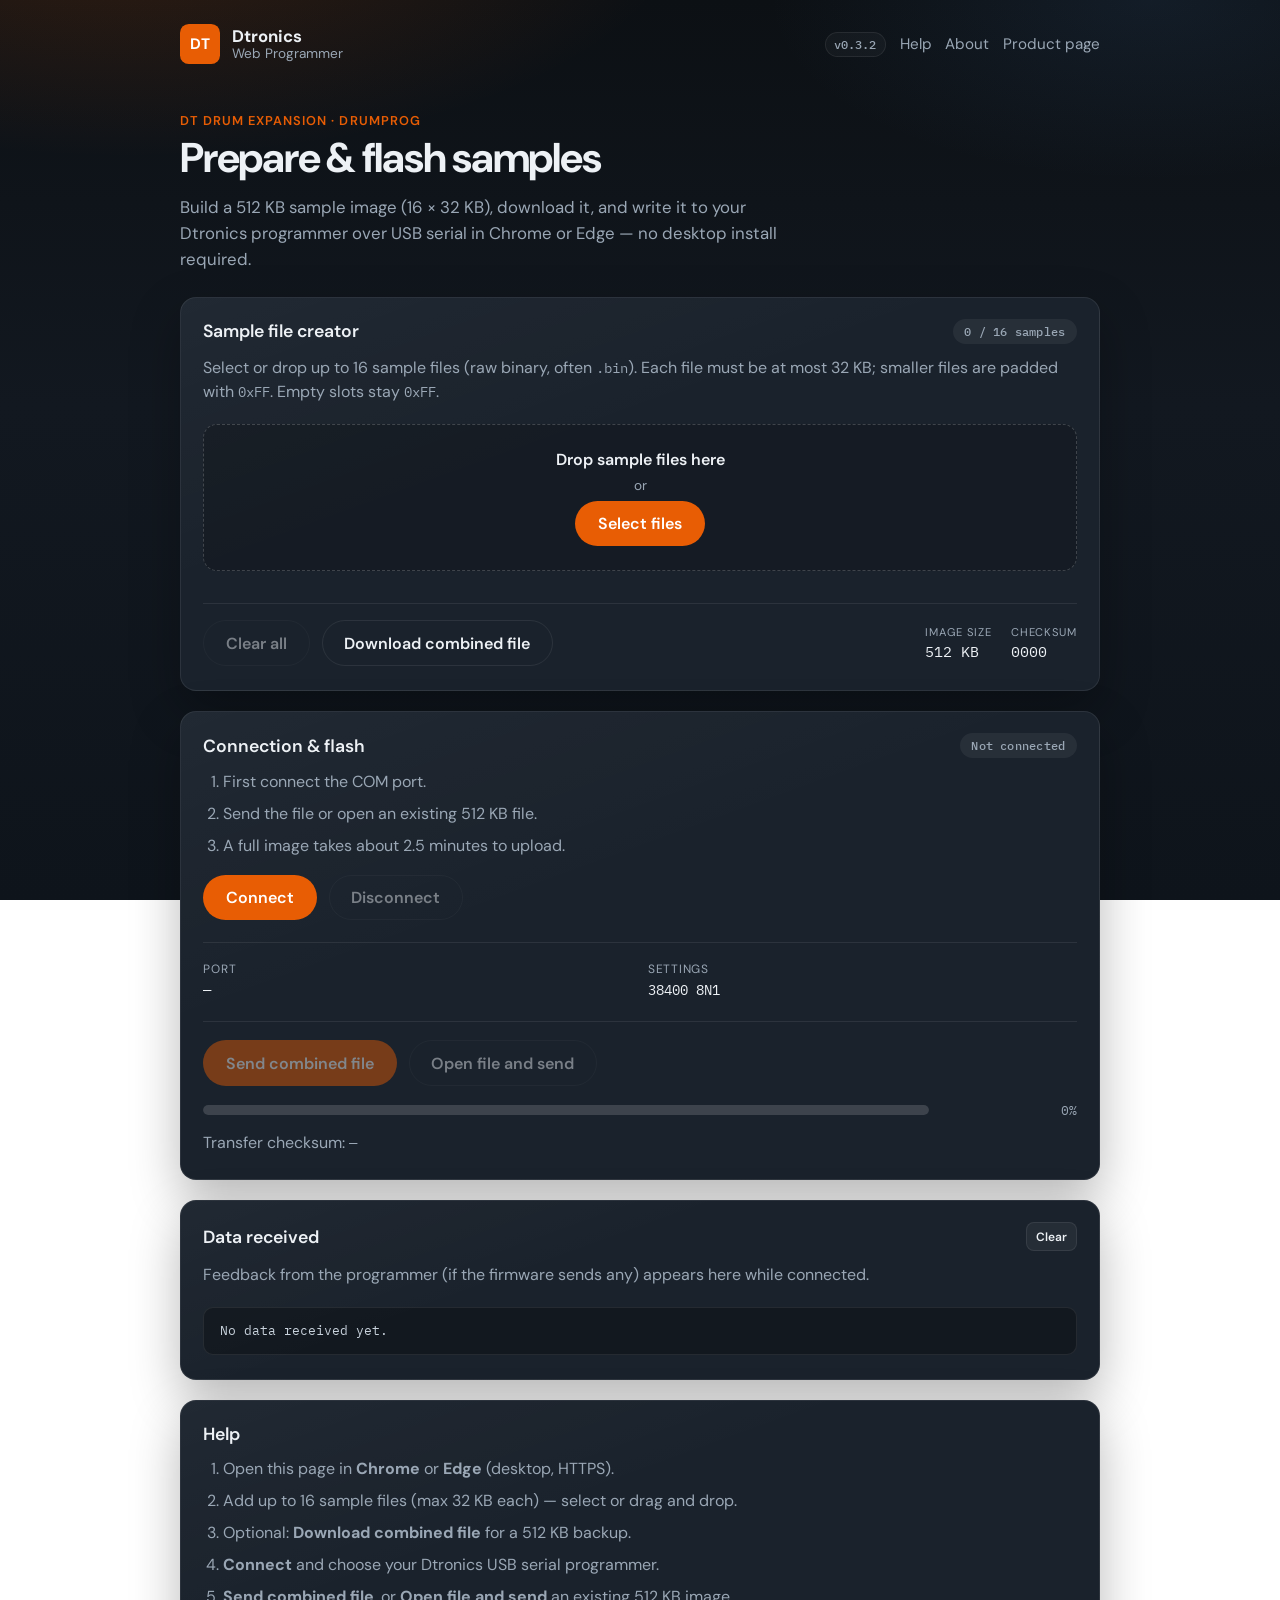
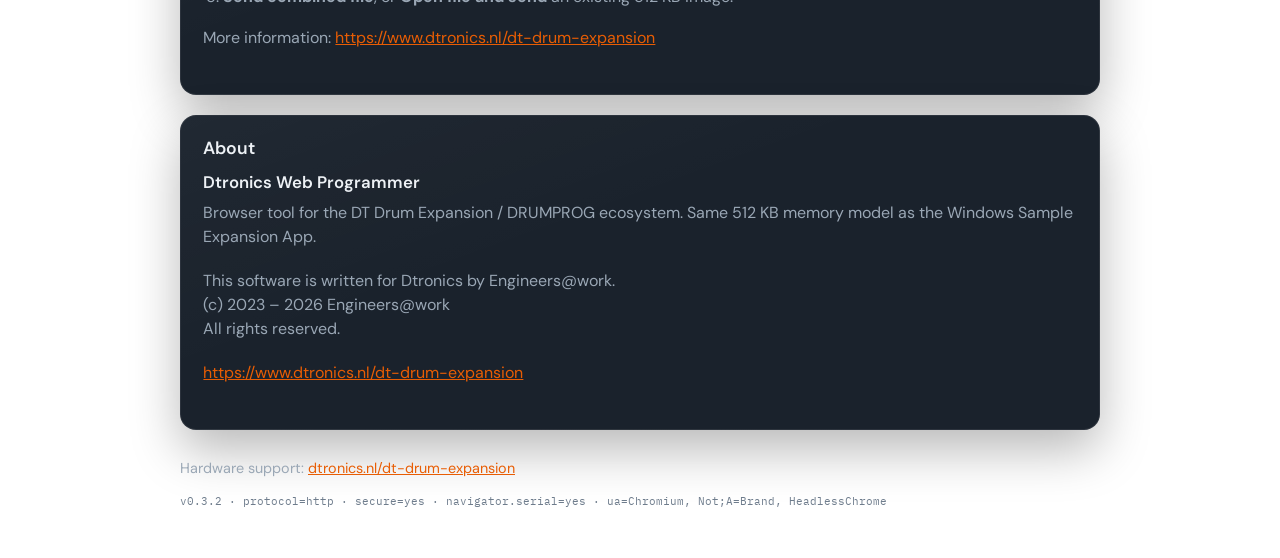
<file: index.html>
<!DOCTYPE html>
<html lang="en">
  <head>
    <meta charset="UTF-8" />
    <meta name="viewport" content="width=device-width, initial-scale=1" />
    <meta
      name="description"
      content="Dtronics Web Programmer — prepare and flash DT Drum Expansion / DRUMPROG sample images in the browser."
    />
    <title>Dtronics Web Programmer</title>
    <link rel="icon" href="favicon.ico" type="image/x-icon" />
    <link rel="preconnect" href="https://fonts.googleapis.com" />
    <link rel="preconnect" href="https://fonts.gstatic.com" crossorigin />
    <link
      href="https://fonts.googleapis.com/css2?family=DM+Sans:ital,opsz,wght@0,9..40,400;0,9..40,500;0,9..40,600;0,9..40,700;1,9..40,400&family=IBM+Plex+Mono:wght@400;500&display=swap"
      rel="stylesheet"
    />
    <link rel="stylesheet" href="styles.css?v=0.3.2" />
  </head>
  <body>
    <div class="page">
      <header class="top">
        <a class="brand" href="https://www.dtronics.nl/dt-drum-expansion" target="_blank" rel="noopener noreferrer">
          <span class="brand-mark" aria-hidden="true">DT</span>
          <span class="brand-text">
            <span class="brand-name">Dtronics</span>
            <span class="brand-product">Web Programmer</span>
          </span>
        </a>
        <div class="top-right">
          <span id="app-version" class="version-badge" title="Build version">v0.3.2</span>
          <a class="top-link" href="#help">Help</a>
          <a class="top-link" href="#about">About</a>
          <a class="top-link" href="https://www.dtronics.nl/dt-drum-expansion" target="_blank" rel="noopener noreferrer">
            Product page
          </a>
        </div>
      </header>

      <main class="hero">
        <p class="eyebrow">DT Drum Expansion · DRUMPROG</p>
        <h1>Prepare &amp; flash samples</h1>
        <p class="lede">
          Build a 512&nbsp;KB sample image (16 × 32&nbsp;KB), download it, and write it to your Dtronics
          programmer over USB serial in Chrome or Edge — no desktop install required.
        </p>

        <div id="unsupported" class="banner banner-warn" hidden>
          <strong id="unsupported-title">Web Serial is not available.</strong>
          <span id="unsupported-detail">
            Please open this page in
            <strong>Google Chrome</strong> or <strong>Microsoft Edge</strong>
            on a desktop computer via the HTTPS site (not a local file).
          </span>
        </div>

        <div id="iframe-warning" class="banner banner-warn" hidden>
          <strong>This tool must run in its own browser tab.</strong>
          <span>
            Serial / USB access cannot work inside an embedded frame. Open the programmer from the
            Dtronics site using “Start Web Programmer”.
          </span>
        </div>

        <div id="sample-alert" class="banner banner-warn" hidden role="alert">
          <strong id="sample-alert-title">Notice</strong>
          <span id="sample-alert-detail"></span>
        </div>

        <section class="panel" aria-labelledby="samples-heading">
          <div class="panel-head">
            <h2 id="samples-heading">Sample file creator</h2>
            <p class="status status-idle" id="sample-count" role="status">0 / 16 samples</p>
          </div>

          <p class="panel-copy">
            Select or drop up to 16 sample files (raw binary, often <code>.bin</code>). Each file must be at most
            32&nbsp;KB; smaller files are padded with <code>0xFF</code>. Empty slots stay <code>0xFF</code>.
          </p>

          <div
            id="dropzone"
            class="dropzone"
            tabindex="0"
            role="button"
            aria-label="Drop sample files here or choose files"
          >
            <p class="dropzone-title">Drop sample files here</p>
            <p class="dropzone-hint">or</p>
            <label class="btn btn-primary btn-file">
              Select files
              <input id="file-input" type="file" multiple hidden />
            </label>
          </div>

          <ul id="sample-list" class="sample-list" aria-live="polite"></ul>

          <div class="sample-toolbar">
            <div class="actions">
              <button id="btn-clear-samples" type="button" class="btn btn-ghost" disabled>Clear all</button>
              <button id="btn-download" type="button" class="btn btn-ghost">Download combined file</button>
            </div>
            <dl class="checksum-meta">
              <div>
                <dt>Image size</dt>
                <dd>512 KB</dd>
              </div>
              <div>
                <dt>Checksum</dt>
                <dd id="checksum-value">0000</dd>
              </div>
            </dl>
          </div>
        </section>

        <section class="panel" aria-labelledby="connection-heading">
          <div class="panel-head">
            <h2 id="connection-heading">Connection &amp; flash</h2>
            <p id="status" class="status status-idle" role="status">Not connected</p>
          </div>

          <ol class="help-steps">
            <li>First connect the COM port.</li>
            <li>Send the file or open an existing 512&nbsp;KB file.</li>
            <li>A full image takes about 2.5 minutes to upload.</li>
          </ol>

          <div class="actions">
            <button id="btn-connect" type="button" class="btn btn-primary">Connect</button>
            <button id="btn-disconnect" type="button" class="btn btn-ghost" disabled>Disconnect</button>
          </div>

          <dl class="device-meta" id="device-meta" hidden>
            <div>
              <dt>Port</dt>
              <dd id="device-name">—</dd>
            </div>
            <div>
              <dt>Settings</dt>
              <dd id="device-ids">38400 8N1</dd>
            </div>
          </dl>

          <div class="flash-block">
            <div class="actions">
              <button id="btn-flash-combined" type="button" class="btn btn-primary" disabled>
                Send combined file
              </button>
              <label class="btn btn-ghost btn-file" id="label-flash-file">
                Open file and send
                <input id="file-flash" type="file" accept=".bin,application/octet-stream" hidden />
              </label>
            </div>
            <div class="progress-row">
              <progress id="flash-progress" max="100" value="0"></progress>
              <span id="flash-progress-label" class="progress-label">0%</span>
            </div>
            <p class="panel-copy flash-checksum">
              Transfer checksum: <code id="flash-checksum">—</code>
            </p>
          </div>
        </section>

        <section class="panel" aria-labelledby="received-heading">
          <div class="panel-head">
            <h2 id="received-heading">Data received</h2>
            <button id="btn-clear-received" type="button" class="btn btn-tiny">Clear</button>
          </div>
          <p class="panel-copy">
            Feedback from the programmer (if the firmware sends any) appears here while connected.
          </p>
          <pre id="received-log" class="received-log" aria-live="polite">No data received yet.</pre>
        </section>

        <section class="panel" id="help" aria-labelledby="help-heading">
          <div class="panel-head">
            <h2 id="help-heading">Help</h2>
          </div>
          <ol class="help-steps">
            <li>Open this page in <strong>Chrome</strong> or <strong>Edge</strong> (desktop, HTTPS).</li>
            <li>Add up to 16 sample files (max 32&nbsp;KB each) — select or drag and drop.</li>
            <li>Optional: <strong>Download combined file</strong> for a 512&nbsp;KB backup.</li>
            <li><strong>Connect</strong> and choose your Dtronics USB serial programmer.</li>
            <li><strong>Send combined file</strong>, or <strong>Open file and send</strong> an existing 512&nbsp;KB image.</li>
          </ol>
          <p class="panel-copy">
            More information:
            <a href="https://www.dtronics.nl/dt-drum-expansion" target="_blank" rel="noopener noreferrer"
              >https://www.dtronics.nl/dt-drum-expansion</a
            >
          </p>
        </section>

        <section class="panel" id="about" aria-labelledby="about-heading">
          <div class="panel-head">
            <h2 id="about-heading">About</h2>
          </div>
          <p class="about-title">Dtronics Web Programmer</p>
          <p class="panel-copy">
            Browser tool for the DT Drum Expansion / DRUMPROG ecosystem. Same 512&nbsp;KB memory model as the
            Windows Sample Expansion App.
          </p>
          <p class="panel-copy">
            This software is written for Dtronics by Engineers@work.<br />
            <span id="about-copy">(c) 2023 – present Engineers@work</span><br />
            All rights reserved.
          </p>
          <p class="panel-copy">
            <a href="https://www.dtronics.nl/dt-drum-expansion" target="_blank" rel="noopener noreferrer"
              >https://www.dtronics.nl/dt-drum-expansion</a
            >
          </p>
        </section>

        <p class="footnote">
          Hardware support:
          <a href="https://www.dtronics.nl/dt-drum-expansion" target="_blank" rel="noopener noreferrer"
            >dtronics.nl/dt-drum-expansion</a
          >
        </p>
        <p id="env-debug" class="env-debug" aria-live="polite"></p>
      </main>
    </div>

    <script type="module" src="app.js?v=0.3.2"></script>
  </body>
</html>
</file>
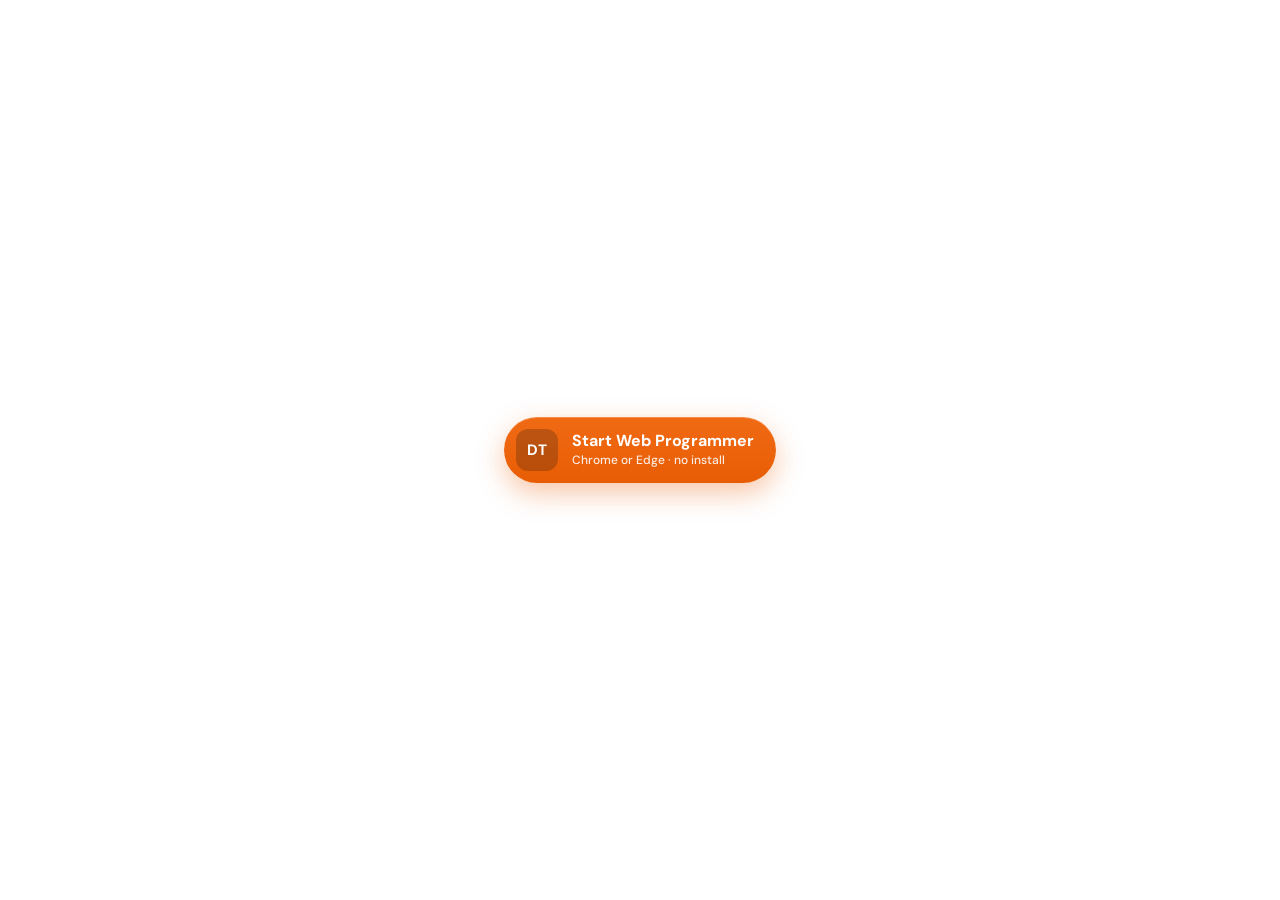
<file: wix-cta.html>
<!DOCTYPE html>
<html lang="en">
  <head>
    <meta charset="UTF-8" />
    <meta name="viewport" content="width=device-width, initial-scale=1" />
    <title>Start Web Programmer</title>
    <link rel="preconnect" href="https://fonts.googleapis.com" />
    <link rel="preconnect" href="https://fonts.gstatic.com" crossorigin />
    <link
      href="https://fonts.googleapis.com/css2?family=DM+Sans:wght@500;600;700&display=swap"
      rel="stylesheet"
    />
    <style>
      html,
      body {
        margin: 0;
        height: 100%;
        background: transparent;
        font-family: "DM Sans", system-ui, sans-serif;
      }
      body {
        display: grid;
        place-items: center;
      }
      a.cta {
        display: inline-flex;
        align-items: center;
        gap: 14px;
        padding: 12px 22px 12px 12px;
        text-decoration: none;
        color: #fff;
        background: linear-gradient(180deg, #f06a14 0%, #e85d04 100%);
        border-radius: 999px;
        box-shadow:
          0 10px 28px rgba(232, 93, 4, 0.35),
          inset 0 1px 0 rgba(255, 255, 255, 0.22);
        transition: transform 0.15s ease, box-shadow 0.15s ease, filter 0.15s ease;
      }
      a.cta:hover {
        transform: translateY(-1px);
        filter: brightness(1.05);
        box-shadow:
          0 14px 32px rgba(232, 93, 4, 0.42),
          inset 0 1px 0 rgba(255, 255, 255, 0.25);
      }
      a.cta:active {
        transform: translateY(0);
      }
      .mark {
        display: grid;
        place-items: center;
        width: 42px;
        height: 42px;
        border-radius: 12px;
        background: rgba(12, 16, 20, 0.22);
        font-weight: 700;
        letter-spacing: 0.02em;
        font-size: 15px;
      }
      .copy {
        display: flex;
        flex-direction: column;
        line-height: 1.15;
        text-align: left;
      }
      .title {
        font-size: 16px;
        font-weight: 700;
      }
      .sub {
        margin-top: 3px;
        font-size: 12px;
        font-weight: 500;
        opacity: 0.88;
      }
    </style>
  </head>
  <body>
    <a
      class="cta"
      href="https://scorpiopraxis.github.io/DtronicsWebProgrammer/"
      target="_blank"
      rel="noopener noreferrer"
    >
      <span class="mark" aria-hidden="true">DT</span>
      <span class="copy">
        <span class="title">Start Web Programmer</span>
        <span class="sub">Chrome or Edge · no install</span>
      </span>
    </a>
  </body>
</html>
</file>
<file: styles.css>
:root {
  --bg-deep: #0c1014;
  --bg: #121820;
  --panel: #1a222c;
  --panel-edge: rgba(255, 255, 255, 0.08);
  --text: #edf1f5;
  --muted: #9aa7b5;
  --accent: #e85d04;
  --accent-soft: rgba(232, 93, 4, 0.16);
  --ok: #3dcf8e;
  --ok-soft: rgba(61, 207, 142, 0.14);
  --warn: #f0b429;
  --warn-soft: rgba(240, 180, 41, 0.12);
  --radius: 14px;
  --font: "DM Sans", system-ui, sans-serif;
  --mono: "IBM Plex Mono", ui-monospace, monospace;
}

*,
*::before,
*::after {
  box-sizing: border-box;
}

html,
body {
  margin: 0;
  min-height: 100%;
}

body {
  font-family: var(--font);
  color: var(--text);
  background:
    radial-gradient(ellipse 80% 50% at 10% -10%, rgba(232, 93, 4, 0.18), transparent 55%),
    radial-gradient(ellipse 60% 40% at 90% 0%, rgba(70, 120, 180, 0.12), transparent 50%),
    linear-gradient(180deg, var(--bg-deep) 0%, var(--bg) 45%, #0e141b 100%);
  background-attachment: fixed;
}

a {
  color: var(--accent);
}

.page {
  width: min(920px, calc(100% - 2rem));
  margin: 0 auto;
  padding: 1.5rem 0 3rem;
}

.top {
  display: flex;
  align-items: center;
  justify-content: space-between;
  gap: 1rem;
  margin-bottom: 3rem;
}

.brand {
  display: inline-flex;
  align-items: center;
  gap: 0.75rem;
  text-decoration: none;
  color: inherit;
}

.brand-mark {
  display: grid;
  place-items: center;
  width: 2.5rem;
  height: 2.5rem;
  border-radius: 0.55rem;
  background: var(--accent);
  color: #fff;
  font-weight: 700;
  letter-spacing: 0.02em;
  font-size: 0.95rem;
}

.brand-text {
  display: flex;
  flex-direction: column;
  line-height: 1.15;
}

.brand-name {
  font-weight: 700;
  font-size: 1.05rem;
}

.brand-product {
  color: var(--muted);
  font-size: 0.85rem;
}

.top-link {
  color: var(--muted);
  text-decoration: none;
  font-size: 0.95rem;
}

.top-link:hover {
  color: var(--text);
}

.top-right {
  display: flex;
  align-items: center;
  gap: 0.85rem;
}

.version-badge {
  font-family: var(--mono);
  font-size: 0.75rem;
  font-weight: 500;
  color: var(--muted);
  padding: 0.25rem 0.55rem;
  border-radius: 999px;
  border: 1px solid var(--panel-edge);
  background: rgba(255, 255, 255, 0.03);
}

.env-debug {
  margin: 0.85rem 0 0;
  color: #6e7c8c;
  font-family: var(--mono);
  font-size: 0.7rem;
  line-height: 1.45;
  word-break: break-word;
}

.hero h1 {
  margin: 0.35rem 0 0.75rem;
  font-size: clamp(1.8rem, 4vw, 2.6rem);
  font-weight: 700;
  letter-spacing: -0.03em;
  line-height: 1.15;
}

.eyebrow {
  margin: 0;
  color: var(--accent);
  font-size: 0.8rem;
  font-weight: 600;
  letter-spacing: 0.08em;
  text-transform: uppercase;
}

.lede {
  margin: 0 0 1.5rem;
  max-width: 38rem;
  color: var(--muted);
  font-size: 1.05rem;
  line-height: 1.55;
}

.banner {
  display: grid;
  gap: 0.35rem;
  margin-bottom: 1.25rem;
  padding: 1rem 1.1rem;
  border-radius: var(--radius);
  border: 1px solid transparent;
}

.banner[hidden] {
  display: none !important;
}

.banner-warn {
  background: var(--warn-soft);
  border-color: rgba(240, 180, 41, 0.35);
  color: #ffe7a8;
}

.panel {
  margin-top: 0.5rem;
  padding: 1.35rem 1.4rem 1.5rem;
  border-radius: calc(var(--radius) + 2px);
  background: linear-gradient(160deg, rgba(255, 255, 255, 0.03), transparent 40%), var(--panel);
  border: 1px solid var(--panel-edge);
  box-shadow: 0 20px 50px rgba(0, 0, 0, 0.28);
}

.panel-head {
  display: flex;
  align-items: center;
  justify-content: space-between;
  gap: 1rem;
  margin-bottom: 0.75rem;
}

.panel-head h2 {
  margin: 0;
  font-size: 1.1rem;
  font-weight: 600;
}

.panel-copy {
  margin: 0 0 1.25rem;
  color: var(--muted);
  line-height: 1.5;
}

.status {
  margin: 0;
  padding: 0.3rem 0.7rem;
  border-radius: 999px;
  font-family: var(--mono);
  font-size: 0.75rem;
  font-weight: 500;
  letter-spacing: 0.02em;
  white-space: nowrap;
}

.status-idle {
  background: rgba(255, 255, 255, 0.06);
  color: var(--muted);
}

.status-connected {
  background: var(--ok-soft);
  color: var(--ok);
}

.status-error {
  background: rgba(232, 93, 4, 0.15);
  color: #ffb088;
}

.actions {
  display: flex;
  flex-wrap: wrap;
  gap: 0.75rem;
}

.btn {
  appearance: none;
  border: 1px solid transparent;
  border-radius: 999px;
  padding: 0.7rem 1.35rem;
  font: inherit;
  font-weight: 600;
  cursor: pointer;
  transition: transform 0.15s ease, background 0.15s ease, opacity 0.15s ease;
}

.btn:disabled {
  opacity: 0.45;
  cursor: not-allowed;
}

.btn:not(:disabled):hover {
  transform: translateY(-1px);
}

.btn-primary {
  background: var(--accent);
  color: #fff;
}

.btn-primary:not(:disabled):hover {
  background: #f06a14;
}

.btn-ghost {
  background: transparent;
  border-color: var(--panel-edge);
  color: var(--text);
}

.btn-ghost:not(:disabled):hover {
  background: rgba(255, 255, 255, 0.04);
}

.device-meta {
  display: grid;
  grid-template-columns: repeat(auto-fit, minmax(180px, 1fr));
  gap: 1rem;
  margin: 1.35rem 0 0;
  padding-top: 1.15rem;
  border-top: 1px solid var(--panel-edge);
}

.device-meta dt {
  margin: 0 0 0.2rem;
  color: var(--muted);
  font-size: 0.75rem;
  text-transform: uppercase;
  letter-spacing: 0.06em;
}

.device-meta dd {
  margin: 0;
  font-family: var(--mono);
  font-size: 0.9rem;
}

.footnote {
  margin: 1.75rem 0 0;
  color: var(--muted);
  font-size: 0.9rem;
  line-height: 1.5;
}

.panel + .panel {
  margin-top: 1.25rem;
}

.dropzone {
  display: grid;
  justify-items: center;
  gap: 0.45rem;
  padding: 1.5rem 1rem;
  border-radius: var(--radius);
  border: 1px dashed rgba(255, 255, 255, 0.18);
  background: rgba(0, 0, 0, 0.18);
  text-align: center;
  outline: none;
  transition: border-color 0.15s ease, background 0.15s ease;
}

.dropzone:focus-visible,
.dropzone.is-dragover {
  border-color: var(--accent);
  background: var(--accent-soft);
}

.dropzone-title {
  margin: 0;
  font-weight: 600;
}

.dropzone-hint {
  margin: 0;
  color: var(--muted);
  font-size: 0.85rem;
}

.btn-file {
  display: inline-flex;
  align-items: center;
  cursor: pointer;
}

.sample-list {
  list-style: none;
  margin: 1rem 0 0;
  padding: 0;
  display: grid;
  gap: 0.5rem;
}

.sample-item {
  display: flex;
  align-items: center;
  justify-content: space-between;
  gap: 0.75rem;
  padding: 0.65rem 0.75rem;
  border-radius: 10px;
  border: 1px solid var(--panel-edge);
  background: rgba(255, 255, 255, 0.03);
}

.sample-item-main {
  display: flex;
  align-items: center;
  gap: 0.65rem;
  min-width: 0;
  flex: 1;
}

.sample-slot {
  font-family: var(--mono);
  font-size: 0.75rem;
  color: var(--accent);
  flex-shrink: 0;
}

.sample-name {
  overflow: hidden;
  text-overflow: ellipsis;
  white-space: nowrap;
  font-size: 0.95rem;
}

.sample-size {
  flex-shrink: 0;
  font-family: var(--mono);
  font-size: 0.75rem;
  color: var(--muted);
}

.sample-item-actions {
  display: flex;
  gap: 0.35rem;
  flex-shrink: 0;
}

.btn-tiny {
  padding: 0.35rem 0.55rem;
  font-size: 0.75rem;
  border-radius: 8px;
  background: rgba(255, 255, 255, 0.05);
  border: 1px solid var(--panel-edge);
  color: var(--text);
}

.btn-tiny.btn-danger {
  color: #ffb088;
}

.sample-toolbar {
  display: flex;
  flex-wrap: wrap;
  align-items: center;
  justify-content: space-between;
  gap: 1rem;
  margin-top: 1rem;
  padding-top: 1rem;
  border-top: 1px solid var(--panel-edge);
}

.checksum-meta {
  display: flex;
  gap: 1.25rem;
  margin: 0;
}

.checksum-meta dt {
  margin: 0 0 0.15rem;
  color: var(--muted);
  font-size: 0.7rem;
  text-transform: uppercase;
  letter-spacing: 0.06em;
}

.checksum-meta dd {
  margin: 0;
  font-family: var(--mono);
  font-size: 0.95rem;
}

code {
  font-family: var(--mono);
  font-size: 0.85em;
}

.flash-block {
  margin-top: 1.35rem;
  padding-top: 1.15rem;
  border-top: 1px solid var(--panel-edge);
}

.progress-row {
  display: flex;
  align-items: center;
  gap: 0.75rem;
  margin-top: 1rem;
}

.progress-row progress {
  flex: 1;
  height: 0.65rem;
  appearance: none;
  border: none;
  border-radius: 999px;
  overflow: hidden;
  background: rgba(255, 255, 255, 0.08);
}

.progress-row progress::-webkit-progress-bar {
  background: rgba(255, 255, 255, 0.08);
  border-radius: 999px;
}

.progress-row progress::-webkit-progress-value {
  background: linear-gradient(90deg, #d35400, var(--accent));
  border-radius: 999px;
  transition: width 0.12s ease;
}

.progress-row progress::-moz-progress-bar {
  background: linear-gradient(90deg, #d35400, var(--accent));
  border-radius: 999px;
}

.progress-label {
  min-width: 8.5rem;
  text-align: right;
  font-family: var(--mono);
  font-size: 0.8rem;
  color: var(--muted);
  white-space: nowrap;
}

.flash-checksum {
  margin: 0.75rem 0 0;
}

.btn-file.is-disabled {
  opacity: 0.45;
  pointer-events: none;
  cursor: not-allowed;
}

.received-log {
  margin: 0;
  max-height: 12rem;
  overflow: auto;
  padding: 0.85rem 1rem;
  border-radius: 10px;
  border: 1px solid var(--panel-edge);
  background: rgba(0, 0, 0, 0.28);
  color: #c8d2dc;
  font-family: var(--mono);
  font-size: 0.8rem;
  line-height: 1.45;
  white-space: pre-wrap;
  word-break: break-word;
}

.help-steps {
  margin: 0 0 1rem;
  padding-left: 1.25rem;
  color: var(--muted);
  line-height: 1.55;
}

.help-steps li + li {
  margin-top: 0.45rem;
}

.about-title {
  margin: 0 0 0.5rem;
  font-weight: 600;
  font-size: 1.05rem;
}

@media (max-width: 560px) {
  .sample-item {
    flex-direction: column;
    align-items: stretch;
  }

  .sample-item-actions {
    justify-content: flex-end;
  }

  .top {
    margin-bottom: 2rem;
  }

  .panel-head {
    flex-direction: column;
    align-items: flex-start;
  }

  .top-right {
    flex-wrap: wrap;
    justify-content: flex-end;
  }
}
</file>
